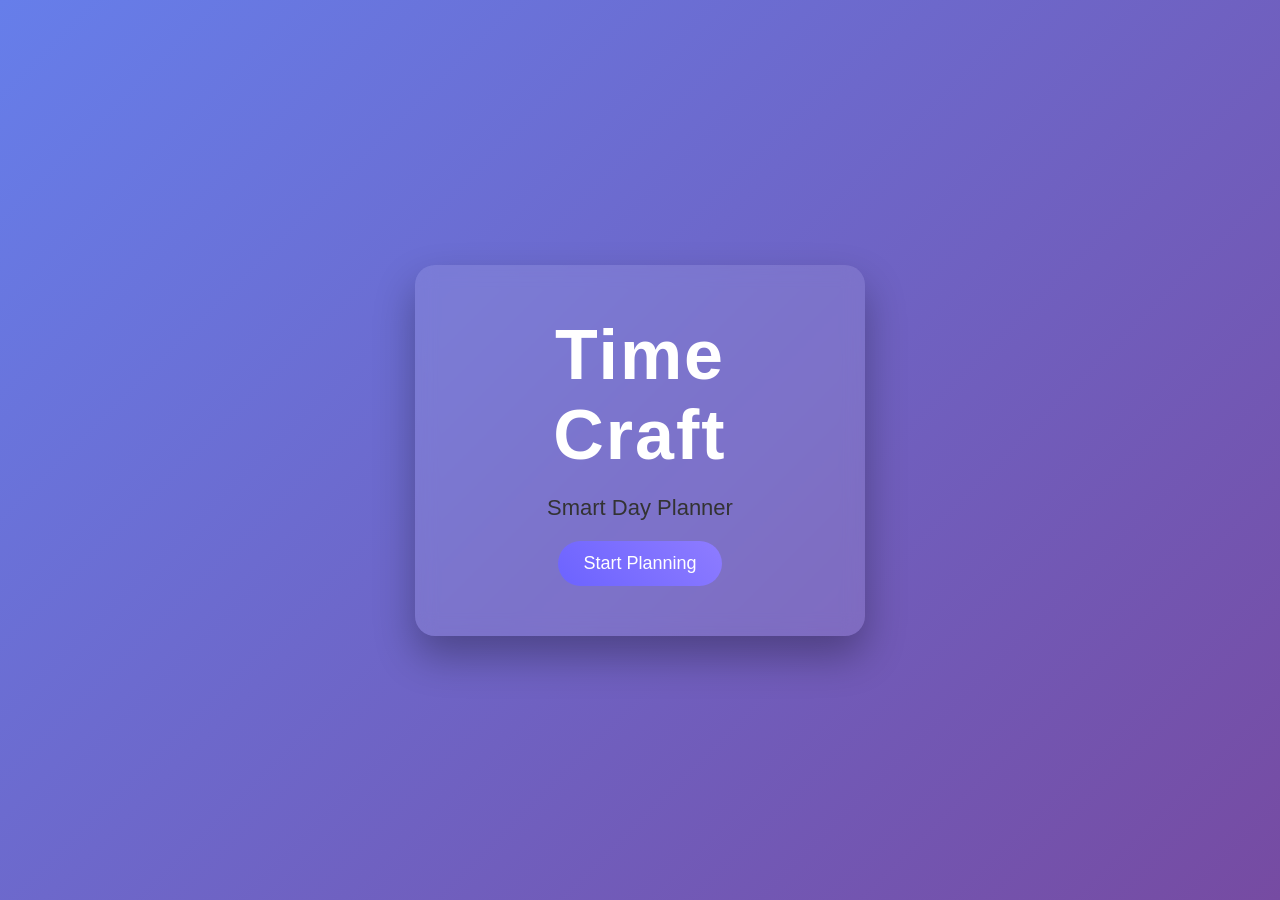
<file: index.html>
<!DOCTYPE html>
<html>
<head>
<title>Time Craft</title>
<link rel="stylesheet" href="style.css">
</head>

<body>

<div class="container">

<h1 class="title">Time Craft</h1>
<p>Smart Day Planner</p>

<a href="role.html">
<button class="btn">Start Planning</button>
</a>

</div>

</body>
</html>
</file>
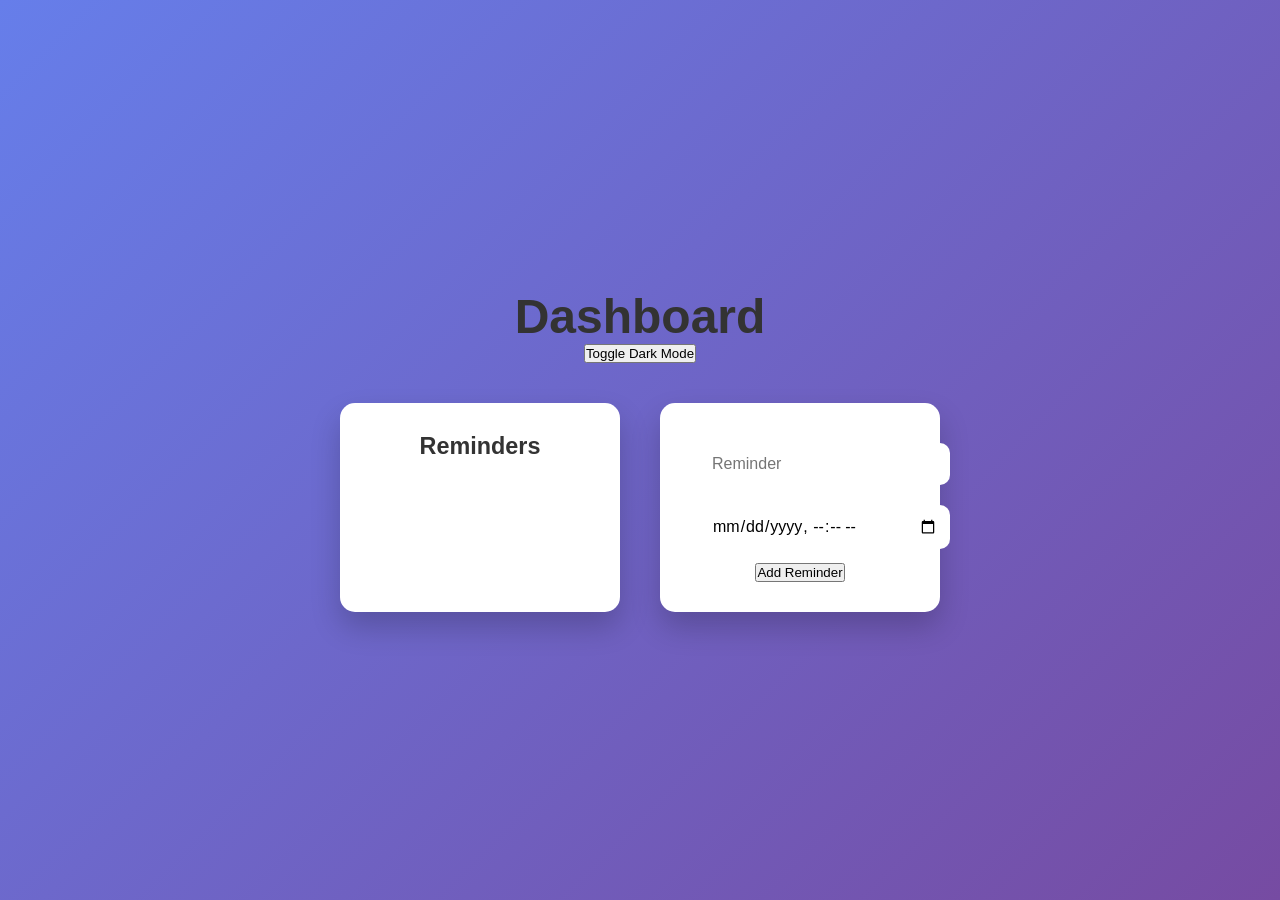
<file: dashboard.html>
<!DOCTYPE html>
<html>

<head>
<title>Dashboard</title>
<link rel="stylesheet" href="style.css">
</head>

<body>

<h1>Dashboard</h1>

<button onclick="toggleDark()">Toggle Dark Mode</button>

<div class="dashboard">

<div class="widget">

<h3>Reminders</h3>

<ul id="taskList"></ul>

</div>

<div class="widget">

<input id="taskInput" placeholder="Reminder">
<input type="datetime-local" id="taskTime">

<button onclick="addTask()">Add Reminder</button>

</div>

</div>

<script src="script.js"></script>
<script src="darkmode.js"></script>

</body>
</html>
</file>
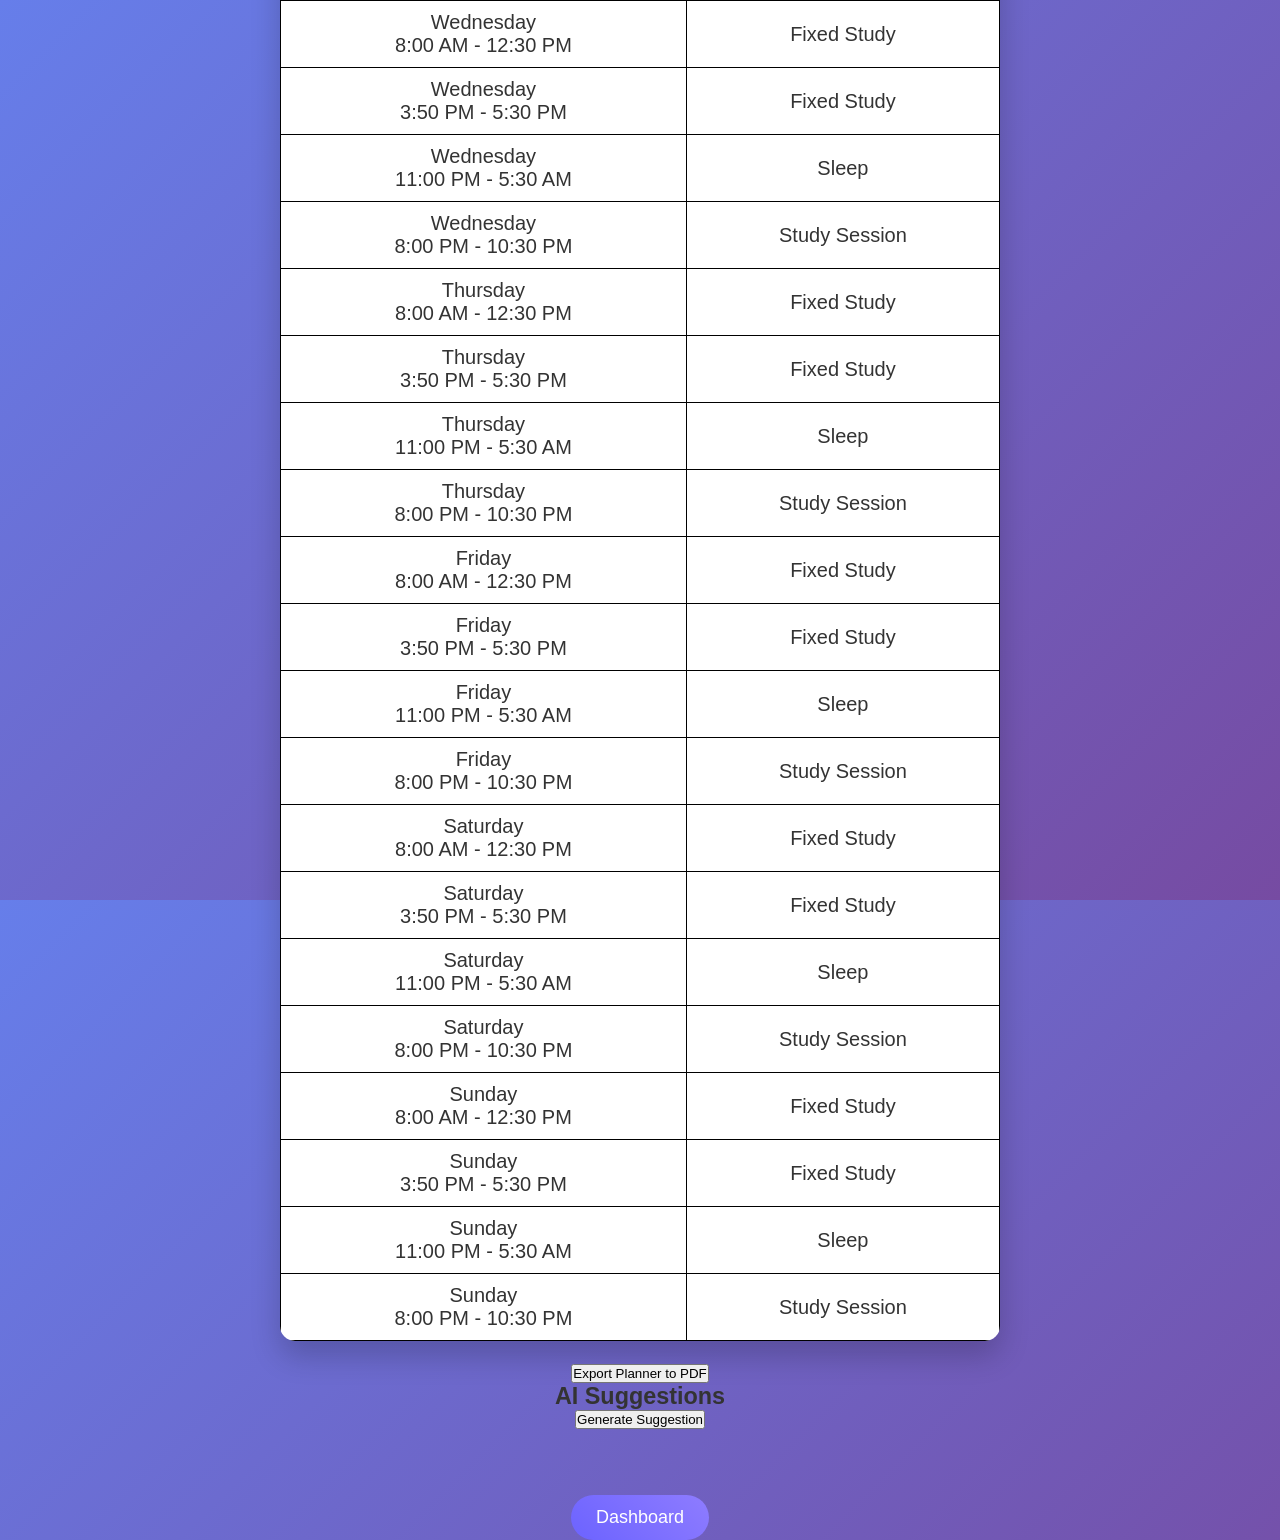
<file: planner.html>
<!DOCTYPE html>
<html>

<head>
<title>Weekly Planner</title>
<link rel="stylesheet" href="style.css">
</head>

<body>

<h2>Your Weekly Planner</h2>

<table id="planner">

<tr>
<th>Day & Time</th>
<th>Activity</th>
</tr>

</table>

<br>

<button onclick="exportPDF()">Export Planner to PDF</button>

<h3>AI Suggestions</h3>

<p id="aiText"></p>

<button onclick="aiSuggestion()">Generate Suggestion</button>

<br><br>

<a href="dashboard.html">
<button class="btn">Dashboard</button>
</a>

<script src="jspdf.min.js"></script>
<script src="planner.js"></script>
<script src="pdf.js"></script>
<script src="ai.js"></script>

</body>
</html>
</file>
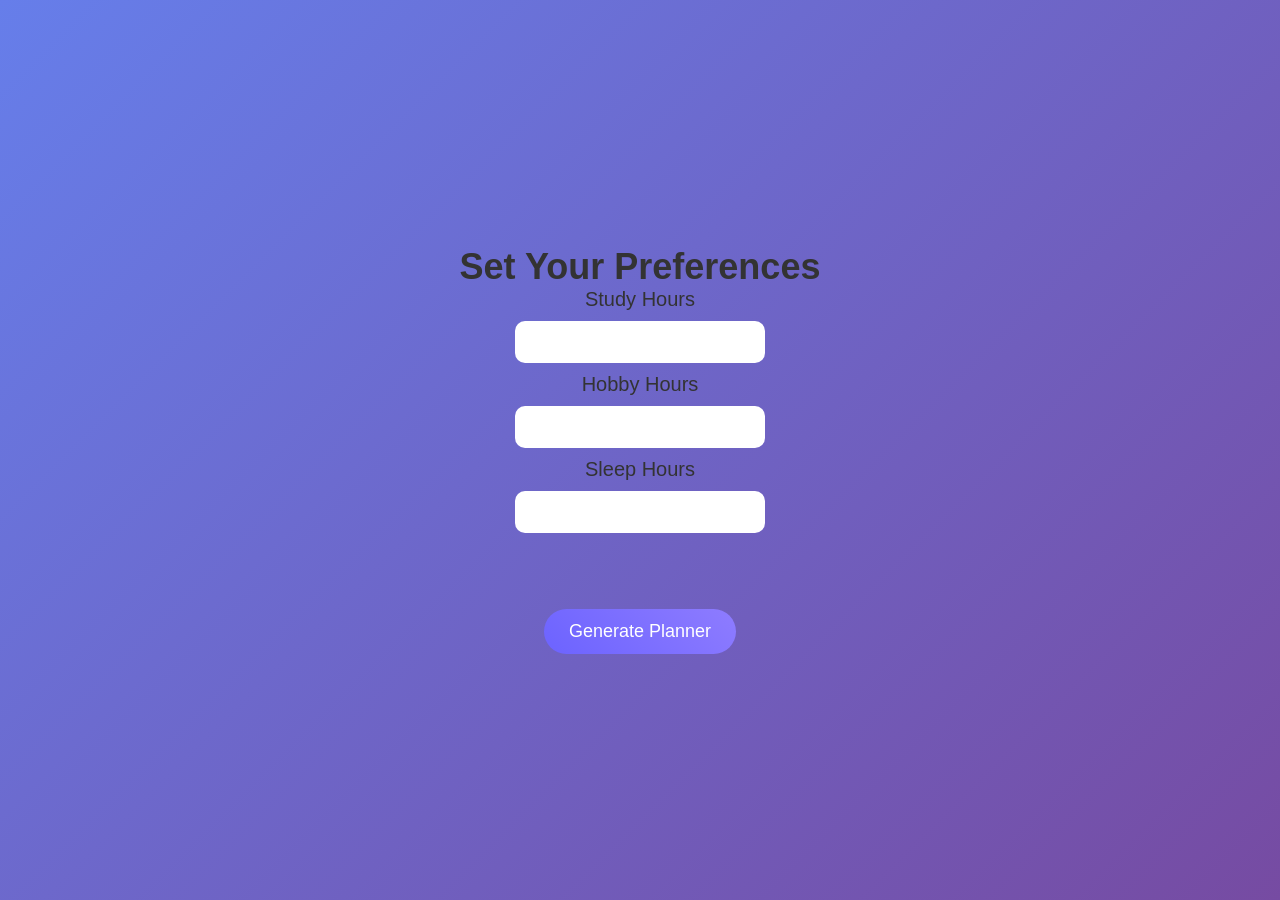
<file: preferences.html>
<!DOCTYPE html>
<html>

<head>
<title>Preferences</title>
<link rel="stylesheet" href="style.css">
</head>

<body>

<h2>Set Your Preferences</h2>

<label>Study Hours</label>
<input type="number" id="study">

<label>Hobby Hours</label>
<input type="number" id="hobby">

<label>Sleep Hours</label>
<input type="number" id="sleep">

<br><br>

<button onclick="savePreferences()" class="btn">Generate Planner</button>

<script src="script.js"></script>

</body>
</html>
</file>
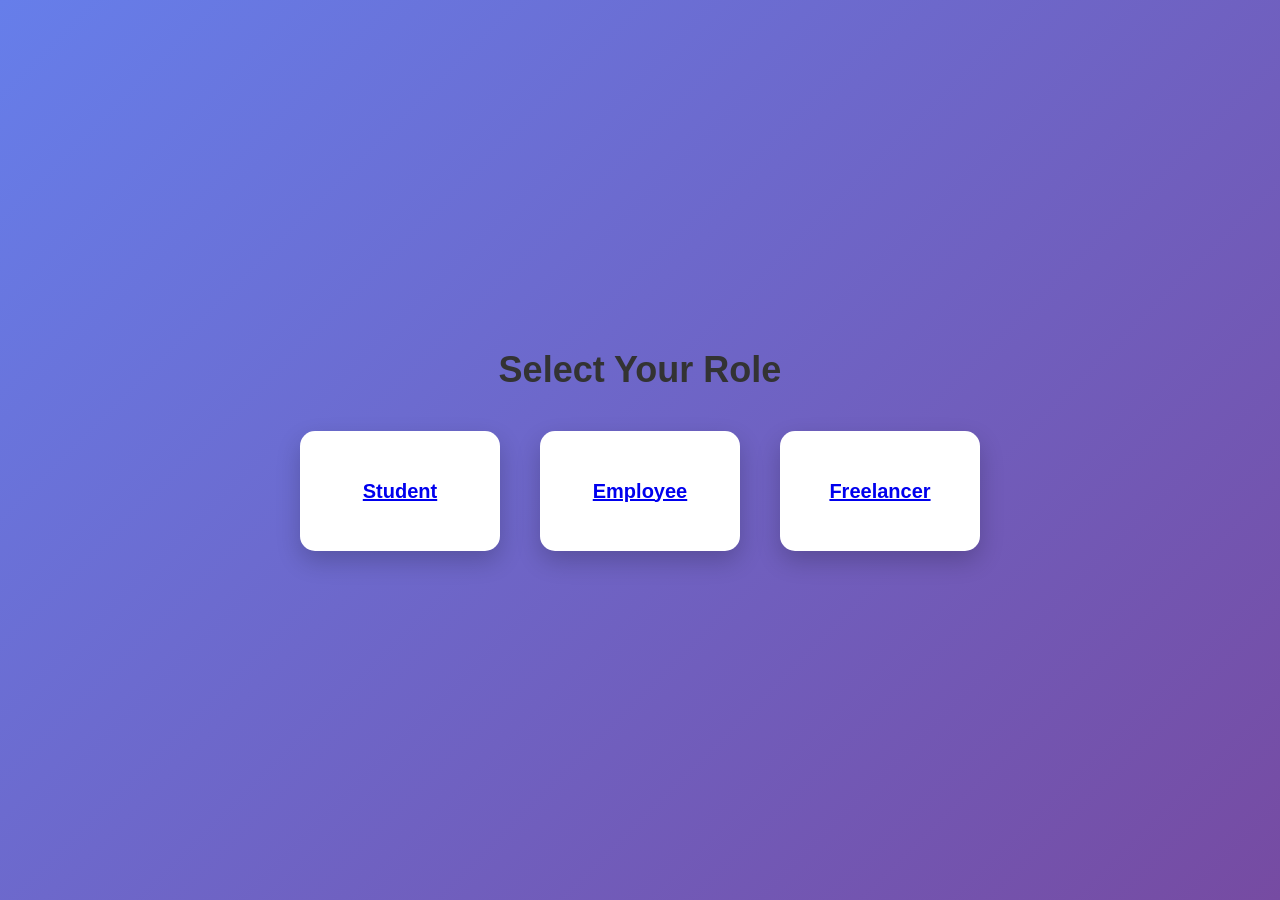
<file: role.html>
<!DOCTYPE html>
<html>

<head>
<title>Select Role</title>
<link rel="stylesheet" href="style.css">
</head>

<body>

<h2>Select Your Role</h2>

<div class="card-container">

<a href="upload.html">
<div class="card">Student</div>
</a>

<a href="upload.html">
<div class="card">Employee</div>
</a>

<a href="upload.html">
<div class="card">Freelancer</div>
</a>

</div>

</body>
</html>
</file>
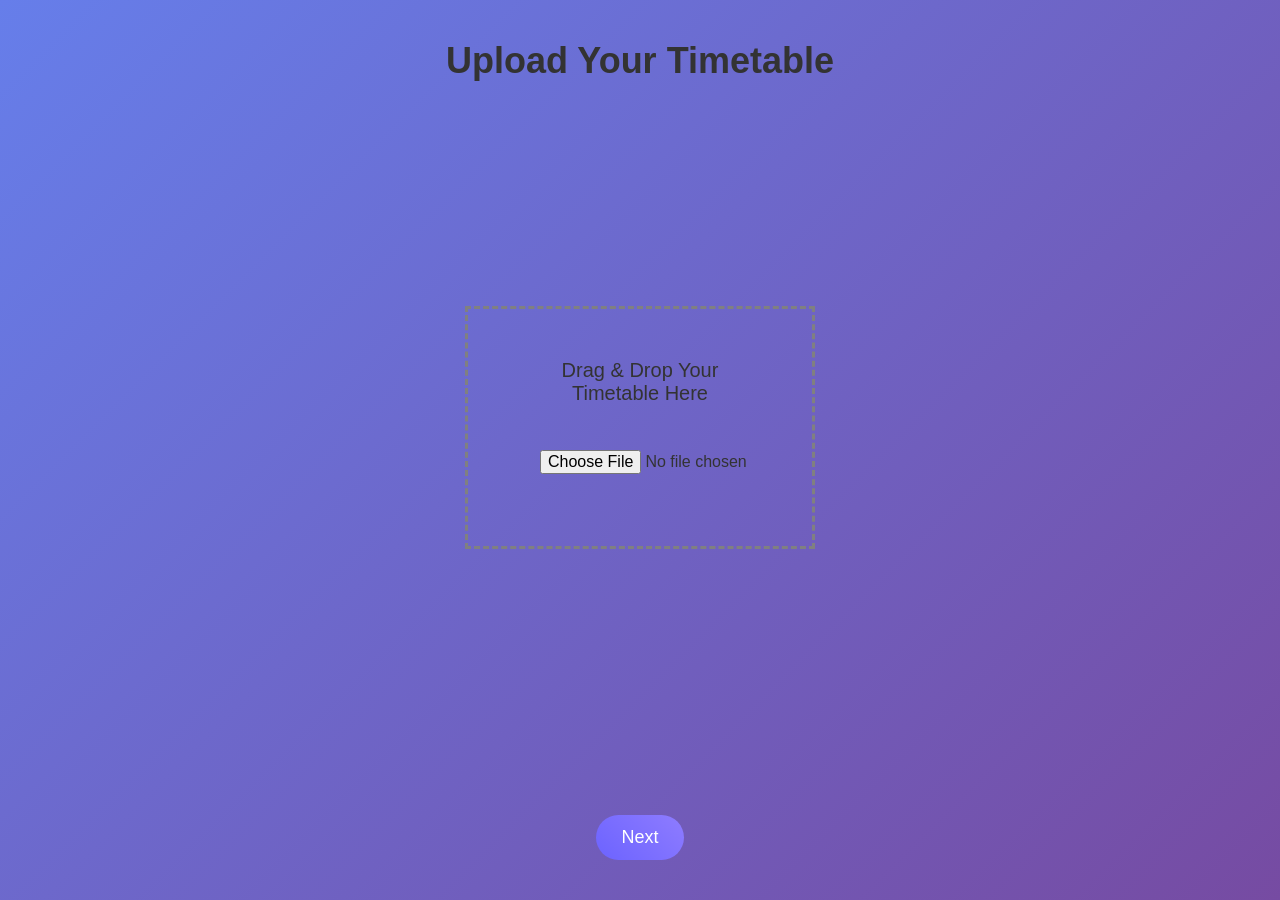
<file: upload.html>
<!DOCTYPE html>
<html>

<head>
<title>Upload Timetable</title>
<link rel="stylesheet" href="style.css">
</head>

<body>

<h2>Upload Your Timetable</h2>

<div id="dropArea" class="upload-box">
Drag & Drop Your Timetable Here
<br><br>
<input type="file" id="fileInput">
</div>

<br>

<a href="preferences.html">
<button class="btn">Next</button>
</a>

<script>

let dropArea=document.getElementById("dropArea");
let fileInput=document.getElementById("fileInput");

dropArea.addEventListener("dragover",(e)=>{
e.preventDefault();
dropArea.style.background="#f0f0f0";
});

dropArea.addEventListener("drop",(e)=>{
e.preventDefault();

let file=e.dataTransfer.files[0];

localStorage.setItem("timetableFile",file.name);

alert("File Uploaded: "+file.name);
});

fileInput.addEventListener("change",function(){

let file=this.files[0];

localStorage.setItem("timetableFile",file.name);

alert("File Uploaded: "+file.name);

});

</script>

</body>
</html>
</file>
<file: style.css>
/* GLOBAL */

*{
margin:0;
padding:0;
box-sizing:border-box;
font-family: "Poppins", sans-serif;
}

body{

background: linear-gradient(135deg,#667eea,#764ba2);
min-height:100vh;
color:#333;
text-align:center;
padding:40px;

}

/* TITLE */

.title{

font-size:70px;
font-weight:700;
color:white;
margin-bottom:20px;
letter-spacing:2px;

}

/* CONTAINER */

.container{

background:rgba(255,255,255,0.1);
backdrop-filter:blur(10px);
padding:50px;
border-radius:20px;
width:450px;
margin:auto;
box-shadow:0 20px 40px rgba(0,0,0,0.3);

}

/* BUTTONS */

.btn{

background:linear-gradient(45deg,#6C63FF,#8E7CFF);
color:white;
border:none;
padding:15px 35px;
font-size:16px;
border-radius:30px;
cursor:pointer;
transition:0.3s;
margin-top:20px;

}

.btn:hover{

transform:translateY(-3px);
box-shadow:0 10px 25px rgba(0,0,0,0.3);

}

/* CARD CONTAINER */

.card-container{

display:flex;
justify-content:center;
gap:40px;
margin-top:40px;
flex-wrap:wrap;

}

/* CARDS */

.card{

width:200px;
height:120px;
background:white;
border-radius:15px;
display:flex;
align-items:center;
justify-content:center;
font-size:20px;
font-weight:600;
box-shadow:0 10px 25px rgba(0,0,0,0.2);
cursor:pointer;
transition:0.3s;

}

.card:hover{

transform:translateY(-10px) scale(1.05);
box-shadow:0 15px 35px rgba(0,0,0,0.3);

}

/* INPUTS */

input{

padding:12px;
border-radius:10px;
border:none;
width:250px;
margin:10px;
font-size:16px;
outline:none;

}

/* TABLE */

table{

margin:auto;
margin-top:40px;
border-collapse:collapse;
width:60%;
background:white;
border-radius:15px;
overflow:hidden;
box-shadow:0 15px 30px rgba(0,0,0,0.2);

}

th{

background:#6C63FF;
color:white;
padding:15px;
font-size:18px;

}

td{

padding:15px;
border-bottom:1px solid #eee;

}

tr:hover{

background:#f3f3ff;

}

/* DASHBOARD */

.dashboard{

display:flex;
justify-content:center;
gap:40px;
margin-top:40px;
flex-wrap:wrap;

}

/* WIDGET */

.widget{

background:white;
padding:30px;
width:280px;
border-radius:15px;
box-shadow:0 15px 30px rgba(0,0,0,0.2);
transition:0.3s;

}

.widget:hover{

transform:translateY(-5px);

}

/* REMINDER LIST */

ul{

list-style:none;
margin-top:10px;

}

li{

background:#f5f6fa;
padding:10px;
border-radius:8px;
margin-top:8px;

}

/* DARK MODE */

.dark{

background:#0f172a;
color:white;

}

.dark table{

background:#1e293b;

}

.dark td{

color:white;

}

.dark .widget{

background:#1e293b;

}

.dark .card{

background:#1e293b;
color:white;

}

/* ANIMATIONS */

@keyframes fadeUp{

from{
opacity:0;
transform:translateY(20px);
}

to{
opacity:1;
transform:translateY(0);
}

}

.container,
.card,
.widget,
table{

animation:fadeUp 0.6s ease;

}

/* RESPONSIVE */

@media(max-width:768px){

.card-container{

flex-direction:column;
align-items:center;

}

.dashboard{

flex-direction:column;
align-items:center;

}

table{

width:90%;

}

}

body{
font-family: Arial, sans-serif;
display:flex;
justify-content:center;
align-items:center;
height:100vh;
flex-direction:column;
text-align:center;
font-size:20px;
}

.container{
text-align:center;
}

h1{
font-size:48px;
}

h2{
font-size:36px;
}

p{
font-size:22px;
}

.btn{
padding:12px 25px;
font-size:18px;
cursor:pointer;
}

table{
font-size:20px;
border-collapse:collapse;
margin-top:20px;
}

th,td{
border:1px solid black;
padding:10px 20px;
}

.upload-box{
border:3px dashed gray;
padding:50px;
width:350px;
margin:auto;
cursor:pointer;
}

.darkmode{
background:#121212;
color:white;
}

.darkmode input{
background:#222;
color:white;
border:1px solid #555;
}

.darkmode .widget{
background:#1e1e1e;
color:white;
}

.darkmode table{
color:white;
}

.darkmode th,
.darkmode td{
border:1px solid white;
}
</file>
